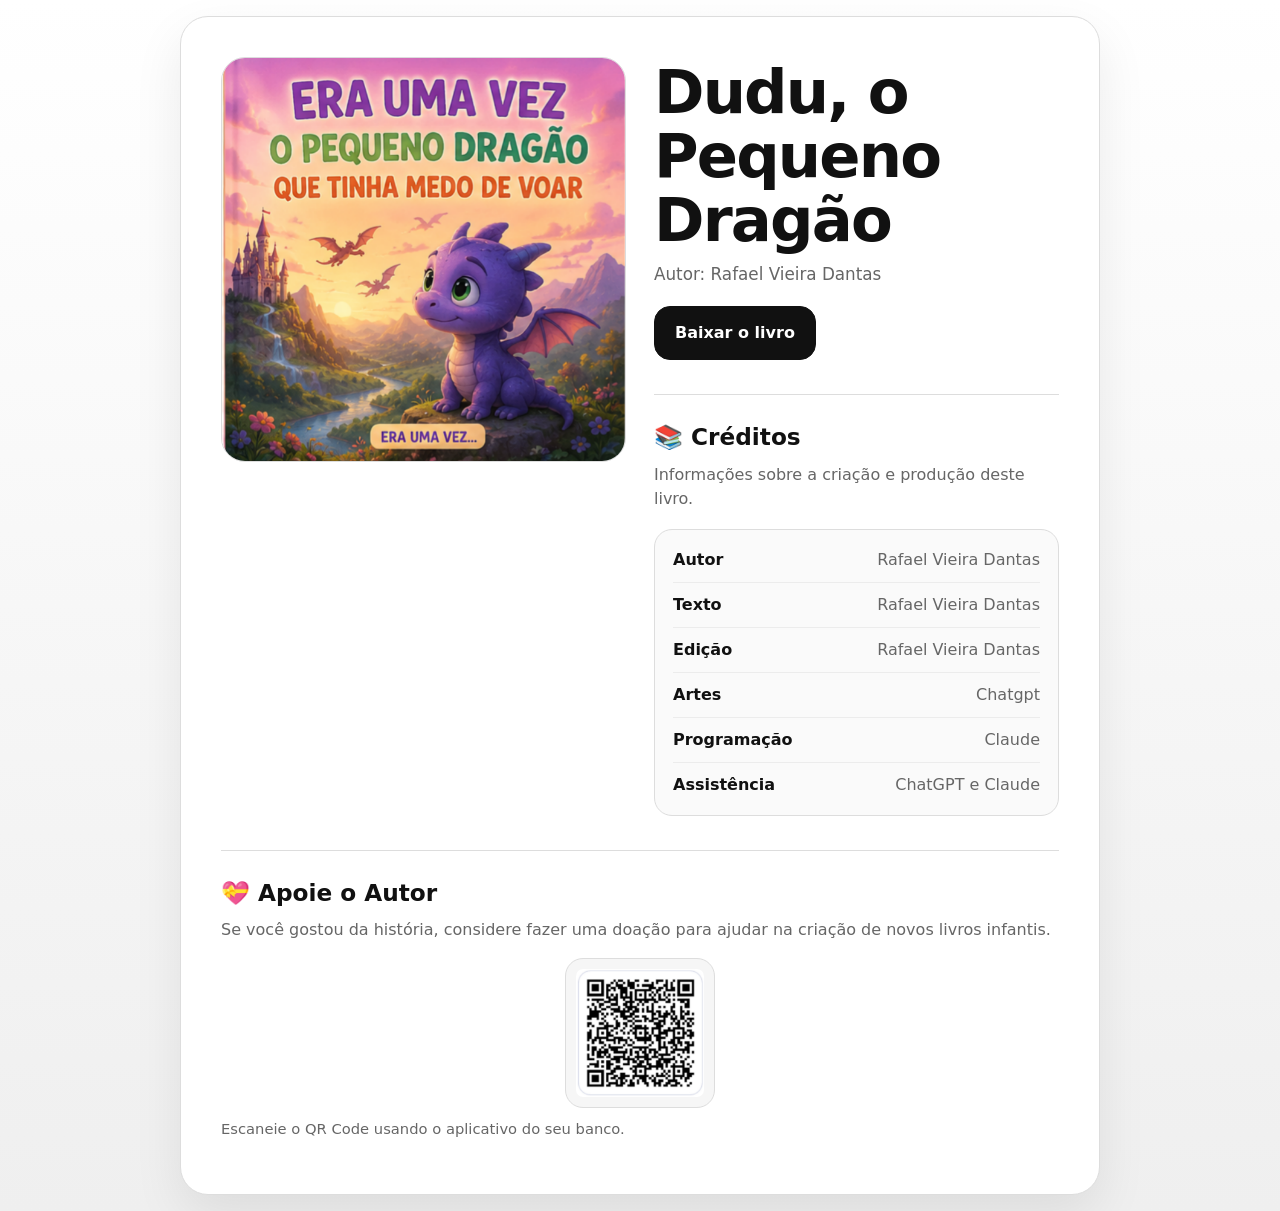
<file: index.html>
<!doctype html>
<html lang="pt-BR">
<head>
  <meta charset="utf-8">
  <meta name="google-site-verification" content="uh8jafAsMao2-vveN2JFBHPIWizN3IQUHyFq8TJQseo" />
  <meta name="viewport" content="width=device-width, initial-scale=1">
  <meta name="description" content="Livro infantil digital 'Dudu, o Pequeno Dragão'.">
  <meta name="theme-color" content="#111111">
  <meta property="og:title" content="Dudu, o Pequeno Dragão">
  <meta property="og:description" content="Livro infantil digital com download direto.">
  <meta property="og:type" content="website">
  <meta property="og:image" content="assets/cover.png">
  <title>Dudu, o Pequeno Dragão</title>
  <link rel="icon" href="favicon.svg" type="image/svg+xml">

  <style>
    :root{
      --bg:#efefef;
      --card:#ffffff;
      --text:#111111;
      --muted:#666666;
      --line:#dddddd;
      --shadow:0 20px 50px rgba(0,0,0,.08);
      --radius:28px;
    }

    *{box-sizing:border-box}
    html{scroll-behavior:smooth}
    body{
      margin:0;
      font-family:Inter,system-ui,-apple-system,Segoe UI,Roboto,Arial,sans-serif;
      background:linear-gradient(180deg,#ffffff 0%, #efefef 100%);
      color:var(--text);
      line-height:1.5;
    }

    img{max-width:100%; display:block}

    .wrap{
      min-height:100vh;
      display:grid;
      place-items:center;
      padding:16px;
    }

    .card{
      width:min(920px,100%);
      background:var(--card);
      border:1px solid var(--line);
      border-radius:var(--radius);
      box-shadow:var(--shadow);
      padding:clamp(16px,4vw,40px);
    }

    .layout{
      display:grid;
      grid-template-columns:repeat(2,minmax(0,1fr));
      gap:28px;
      align-items:start;
    }

    .cover{
      width:100%;
      max-width:460px;
      margin:0 auto;
    }

    .cover img{
      width:100%;
      aspect-ratio:1/1;
      object-fit:cover;
      border-radius:24px;
      border:1px solid var(--line);
      background:#f0f0f0;
    }

    .content{
      text-align:left;
      padding-top:4px;
    }

    h1{
      margin:0 0 10px;
      font-size:clamp(1.9rem,5vw,3.8rem);
      line-height:1.05;
      letter-spacing:-.03em;
    }

    .author{
      font-size:1.05rem;
      margin:0 0 18px;
      color:var(--muted);
    }

    .btn{
      display:inline-flex;
      align-items:center;
      justify-content:center;
      gap:10px;
      padding:14px 20px;
      border-radius:16px;
      text-decoration:none;
      font-weight:700;
      border:1px solid #111111;
      background:#111111;
      color:#ffffff;
      transition:transform .2s ease, opacity .2s ease;
      cursor:pointer;
      width:auto;
    }

    .btn:hover{
      transform:translateY(-1px);
      opacity:.95;
    }

    .credits,
    .donation{
      margin-top:34px;
      padding-top:28px;
      border-top:1px solid var(--line);
    }

    .credits h2,
    .donation h2{
      margin:0 0 12px;
      font-size:1.45rem;
      line-height:1.2;
    }

    .credits p,
    .donation p{
      margin:0 0 14px;
      color:var(--muted);
    }

    .credits-list{
      display:grid;
      gap:10px;
      margin-top:18px;
      padding:18px;
      border:1px solid var(--line);
      border-radius:18px;
      background:#fafafa;
    }

    .credit-item{
      display:flex;
      justify-content:space-between;
      gap:16px;
      border-bottom:1px solid #ececec;
      padding-bottom:10px;
    }

    .credit-item:last-child{
      border-bottom:none;
      padding-bottom:0;
    }

    .credit-label{
      font-weight:700;
    }

    .credit-value{
      color:var(--muted);
      text-align:right;
    }

    .qr{
      display:block;
      width:min(150px, 100%);
      height:auto;
      margin:16px auto 10px;
      border-radius:18px;
      border:1px solid var(--line);
      background:#f6f6f6;
      padding:10px;
    }

    .small{
      font-size:.92rem;
      color:#7a7a7a;
    }

    @media (max-width: 780px){
      .layout{
        grid-template-columns:1fr;
        gap:18px;
      }

      .content{text-align:center}
      .btn{width:100%}

      .credits h2,
      .donation h2{
        text-align:center;
      }

      .credits p,
      .donation p{
        text-align:center;
      }

      .credit-item{
        flex-direction:column;
        align-items:flex-start;
      }

      .credit-value{
        text-align:left;
      }

      .card{
        padding:16px;
      }
    }
  </style>
</head>
<body>
  <main class="wrap">
    <section class="card" aria-label="Página do livro">
      <div class="layout">
        <div class="cover">
          <img src="assets/cover.png" alt="Capa do livro Dudu, o Pequeno Dragão">
        </div>

        <div class="content">
          <h1>Dudu, o Pequeno Dragão</h1>
          <p class="author">Autor: Rafael Vieira Dantas</p>

          <a class="btn" href="assets/Dudu_O_Pequeno_Dragao.pdf" download>
            Baixar o livro
          </a>

          <div class="credits">
            <h2>📚 Créditos</h2>
            <p>Informações sobre a criação e produção deste livro.</p>

            <div class="credits-list">
              <div class="credit-item">
                <span class="credit-label">Autor</span>
                <span class="credit-value">Rafael Vieira Dantas</span>
              </div>

              <div class="credit-item">
                <span class="credit-label">Texto</span>
                <span class="credit-value">Rafael Vieira Dantas</span>
              </div>

              <div class="credit-item">
                <span class="credit-label">Edição</span>
                <span class="credit-value">Rafael Vieira Dantas</span>
              </div>

              <div class="credit-item">
                <span class="credit-label">Artes</span>
                <span class="credit-value">Chatgpt</span>
              </div>

              <div class="credit-item">
                <span class="credit-label">Programação</span>
                <span class="credit-value">Claude</span>
              </div>

              <div class="credit-item">
                <span class="credit-label">Assistência</span>
                <span class="credit-value">ChatGPT e Claude</span>
              </div>
            </div>
          </div>
        </div>
      </div>

      <div class="donation">
        <h2>💝 Apoie o Autor</h2>
        <p>
          Se você gostou da história, considere fazer uma doação para ajudar
          na criação de novos livros infantis.
        </p>

        <img src="assets/qr_code.png" alt="QR Code para doação" class="qr">

        <p class="small">
          Escaneie o QR Code usando o aplicativo do seu banco.
        </p>
      </div>
    </section>
  </main>
</body>
  </html>
</file>
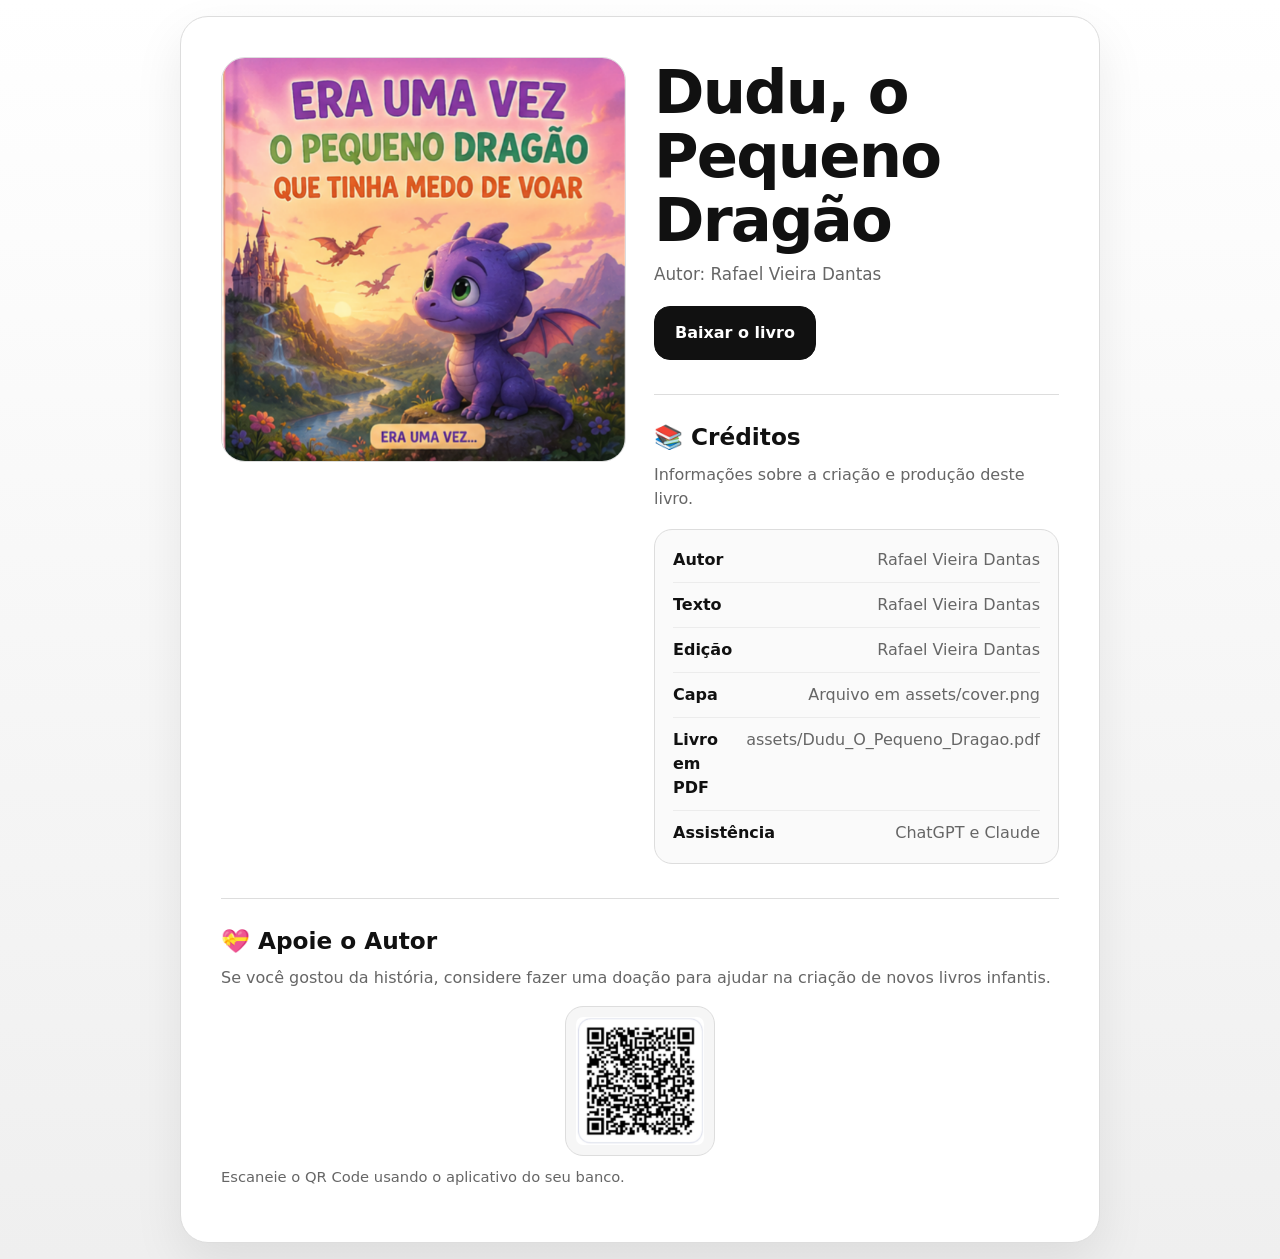
<file: inde.html>
<!doctype html>
<html lang="pt-BR">
<head>
  <meta charset="utf-8">
  <meta name="viewport" content="width=device-width, initial-scale=1">
  <meta name="description" content="Livro infantil digital 'Dudu, o Pequeno Dragão'.">
  <meta name="theme-color" content="#111111">
  <meta property="og:title" content="Dudu, o Pequeno Dragão">
  <meta property="og:description" content="Livro infantil digital com download direto.">
  <meta property="og:type" content="website">
  <meta property="og:image" content="assets/cover.png">
  <title>Dudu, o Pequeno Dragão</title>
  <link rel="icon" href="favicon.svg" type="image/svg+xml">

  <style>
    :root{
      --bg:#efefef;
      --card:#ffffff;
      --text:#111111;
      --muted:#666666;
      --line:#dddddd;
      --shadow:0 20px 50px rgba(0,0,0,.08);
      --radius:28px;
    }

    *{box-sizing:border-box}
    html{scroll-behavior:smooth}
    body{
      margin:0;
      font-family:Inter,system-ui,-apple-system,Segoe UI,Roboto,Arial,sans-serif;
      background:linear-gradient(180deg,#ffffff 0%, #efefef 100%);
      color:var(--text);
      line-height:1.5;
    }

    img{max-width:100%; display:block}

    .wrap{
      min-height:100vh;
      display:grid;
      place-items:center;
      padding:16px;
    }

    .card{
      width:min(920px,100%);
      background:var(--card);
      border:1px solid var(--line);
      border-radius:var(--radius);
      box-shadow:var(--shadow);
      padding:clamp(16px,4vw,40px);
    }

    .layout{
      display:grid;
      grid-template-columns:repeat(2,minmax(0,1fr));
      gap:28px;
      align-items:start;
    }

    .cover{
      width:100%;
      max-width:460px;
      margin:0 auto;
    }

    .cover img{
      width:100%;
      aspect-ratio:1/1;
      object-fit:cover;
      border-radius:24px;
      border:1px solid var(--line);
      background:#f0f0f0;
    }

    .content{
      text-align:left;
      padding-top:4px;
    }

    h1{
      margin:0 0 10px;
      font-size:clamp(1.9rem,5vw,3.8rem);
      line-height:1.05;
      letter-spacing:-.03em;
    }

    .author{
      font-size:1.05rem;
      margin:0 0 18px;
      color:var(--muted);
    }

    .btn{
      display:inline-flex;
      align-items:center;
      justify-content:center;
      gap:10px;
      padding:14px 20px;
      border-radius:16px;
      text-decoration:none;
      font-weight:700;
      border:1px solid #111111;
      background:#111111;
      color:#ffffff;
      transition:transform .2s ease, opacity .2s ease;
      cursor:pointer;
      width:auto;
    }

    .btn:hover{
      transform:translateY(-1px);
      opacity:.95;
    }

    .credits,
    .donation{
      margin-top:34px;
      padding-top:28px;
      border-top:1px solid var(--line);
    }

    .credits h2,
    .donation h2{
      margin:0 0 12px;
      font-size:1.45rem;
      line-height:1.2;
    }

    .credits p,
    .donation p{
      margin:0 0 14px;
      color:var(--muted);
    }

    .credits-list{
      display:grid;
      gap:10px;
      margin-top:18px;
      padding:18px;
      border:1px solid var(--line);
      border-radius:18px;
      background:#fafafa;
    }

    .credit-item{
      display:flex;
      justify-content:space-between;
      gap:16px;
      border-bottom:1px solid #ececec;
      padding-bottom:10px;
    }

    .credit-item:last-child{
      border-bottom:none;
      padding-bottom:0;
    }

    .credit-label{
      font-weight:700;
    }

    .credit-value{
      color:var(--muted);
      text-align:right;
    }

    .qr{
      display:block;
      width:min(150px, 100%);
      height:auto;
      margin:16px auto 10px;
      border-radius:18px;
      border:1px solid var(--line);
      background:#f6f6f6;
      padding:10px;
    }

    .small{
      font-size:.92rem;
      color:#7a7a7a;
    }

    @media (max-width: 780px){
      .layout{
        grid-template-columns:1fr;
        gap:18px;
      }

      .content{text-align:center}
      .btn{width:100%}

      .credits h2,
      .donation h2{
        text-align:center;
      }

      .credits p,
      .donation p{
        text-align:center;
      }

      .credit-item{
        flex-direction:column;
        align-items:flex-start;
      }

      .credit-value{
        text-align:left;
      }

      .card{
        padding:16px;
      }
    }
  </style>
</head>
<body>
  <main class="wrap">
    <section class="card" aria-label="Página do livro">
      <div class="layout">
        <div class="cover">
          <img src="assets/cover.png" alt="Capa do livro Dudu, o Pequeno Dragão">
        </div>

        <div class="content">
          <h1>Dudu, o Pequeno Dragão</h1>
          <p class="author">Autor: Rafael Vieira Dantas</p>

          <a class="btn" href="assets/Dudu_O_Pequeno_Dragao.pdf" download>
            Baixar o livro
          </a>

          <div class="credits">
            <h2>📚 Créditos</h2>
            <p>Informações sobre a criação e produção deste livro.</p>

            <div class="credits-list">
              <div class="credit-item">
                <span class="credit-label">Autor</span>
                <span class="credit-value">Rafael Vieira Dantas</span>
              </div>

              <div class="credit-item">
                <span class="credit-label">Texto</span>
                <span class="credit-value">Rafael Vieira Dantas</span>
              </div>

              <div class="credit-item">
                <span class="credit-label">Edição</span>
                <span class="credit-value">Rafael Vieira Dantas</span>
              </div>

              <div class="credit-item">
                <span class="credit-label">Capa</span>
                <span class="credit-value">Arquivo em assets/cover.png</span>
              </div>

              <div class="credit-item">
                <span class="credit-label">Livro em PDF</span>
                <span class="credit-value">assets/Dudu_O_Pequeno_Dragao.pdf</span>
              </div>

              <div class="credit-item">
                <span class="credit-label">Assistência</span>
                <span class="credit-value">ChatGPT e Claude</span>
              </div>
            </div>
          </div>
        </div>
      </div>

      <div class="donation">
        <h2>💝 Apoie o Autor</h2>
        <p>
          Se você gostou da história, considere fazer uma doação para ajudar
          na criação de novos livros infantis.
        </p>

        <img src="assets/qr_code.png" alt="QR Code para doação" class="qr">

        <p class="small">
          Escaneie o QR Code usando o aplicativo do seu banco.
        </p>
      </div>
    </section>
  </main>
</body>
  </html>
</file>
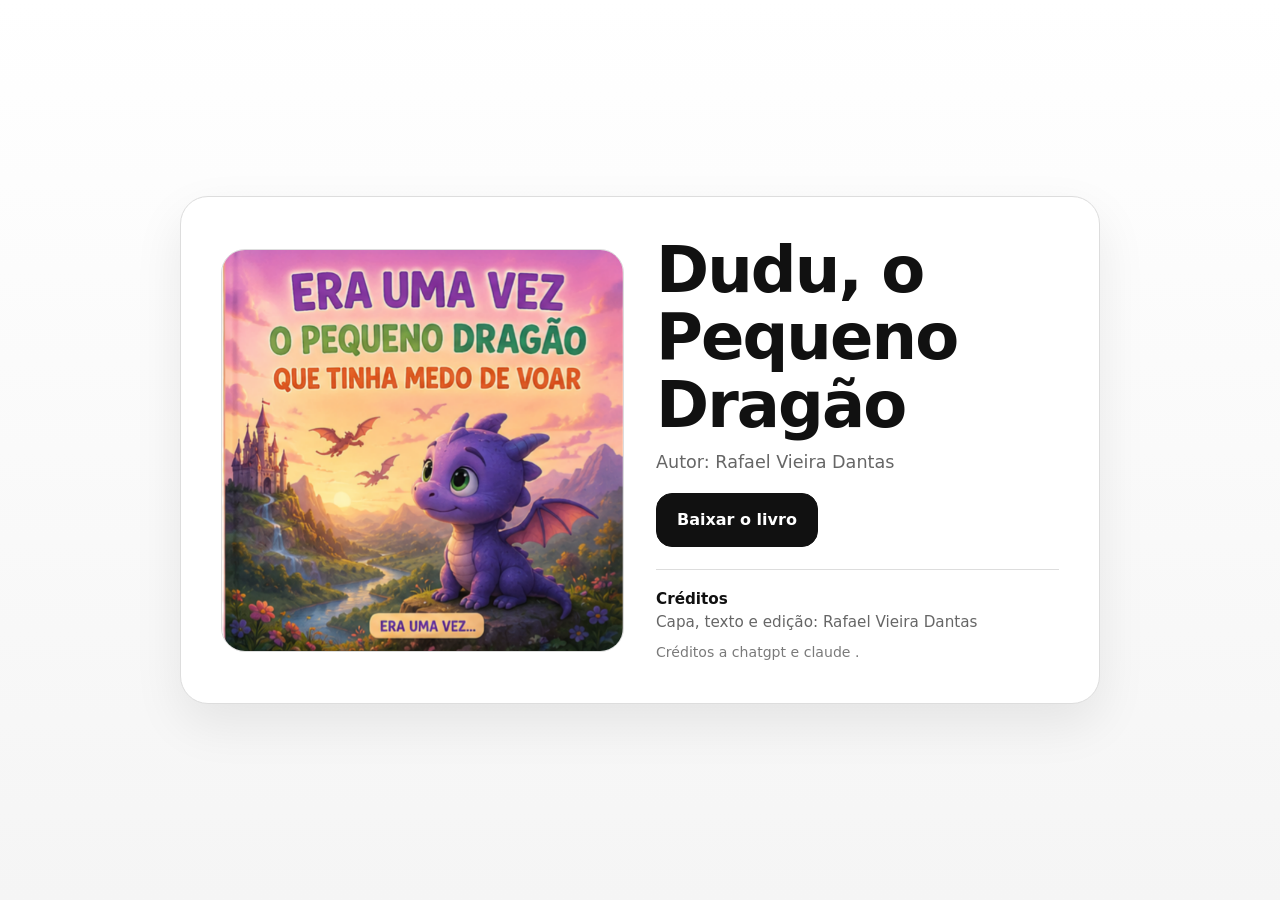
<file: index-.html>
<!doctype html>
<html lang="pt-BR">
<head>
  <meta charset="utf-8">
  <meta name="viewport" content="width=device-width, initial-scale=1">
  <meta name="description" content="livro infantil digital 'Dudu, o Pequeno Dragão'.">
  <meta name="theme-color" content="#111111">
  <meta property="og:title" content="Dudu, o Pequeno Dragão">
  <meta property="og:description" content="Livro infantil digital com download direto.">
  <meta property="og:type" content="website">
  <meta property="og:image" content="assets/cover.png">
  <title>Dudu, o Pequeno Dragão</title>
  <link rel="icon" href="favicon.svg" type="image/svg+xml">
  <style>
    :root{
      --bg:#f5f5f5;
      --card:#ffffff;
      --text:#111111;
      --muted:#666666;
      --line:#dddddd;
      --shadow:0 20px 50px rgba(0,0,0,.08);
      --radius:28px;
    }
    *{box-sizing:border-box}
    html{scroll-behavior:smooth}
    body{
      margin:0;
      font-family:Inter,system-ui,-apple-system,Segoe UI,Roboto,Arial,sans-serif;
      background:linear-gradient(180deg,#ffffff 0%, #f5f5f5 100%);
      color:var(--text);
      line-height:1.5;
    }
    .wrap{
      min-height:100vh;
      display:grid;
      place-items:center;
      padding:24px;
    }
    .card{
      width:min(920px,100%);
      background:var(--card);
      border:1px solid var(--line);
      border-radius:var(--radius);
      box-shadow:var(--shadow);
      padding:clamp(20px,4vw,40px);
    }
    .layout{
      display:grid;
      grid-template-columns:repeat(2,minmax(0,1fr));
      gap:32px;
      align-items:center;
    }
    .cover{
      width:100%;
      max-width:420px;
      margin:0 auto;
    }
    .cover img{
      width:100%;
      display:block;
      aspect-ratio:1/1;
      object-fit:cover;
      border-radius:24px;
      border:1px solid var(--line);
      background:#f0f0f0;
    }
    .content{
      text-align:left;
    }
    h1{
      margin:0 0 10px;
      font-size:clamp(2rem,5vw,4rem);
      line-height:1.05;
      letter-spacing:-.03em;
    }
    .author{
      font-size:1.1rem;
      margin:0 0 18px;
      color:var(--muted);
    }
    .btn{
      display:inline-flex;
      align-items:center;
      justify-content:center;
      gap:10px;
      padding:14px 20px;
      border-radius:16px;
      text-decoration:none;
      font-weight:700;
      border:1px solid #111111;
      background:#111111;
      color:#ffffff;
      transition:transform .2s ease, opacity .2s ease;
    }
    .btn:hover{transform:translateY(-1px);opacity:.95}
    .credits{
      margin-top:22px;
      padding-top:18px;
      border-top:1px solid var(--line);
      color:var(--muted);
      font-size:.95rem;
    }
    .credits strong{color:var(--text)}
    .fine{
      margin-top:8px;
      color:#7a7a7a;
      font-size:.88rem;
    }
    @media (max-width: 780px){
      .layout{grid-template-columns:1fr;gap:22px}
      .content{text-align:center}
      .btn{width:100%}
    }
  </style>
</head>
<body>
  <main class="wrap">
    <section class="card" aria-label="Página do livro">
      <div class="layout">
        <div class="cover">
          <img src="assets/cover.png" alt="Capa do livro Dudu, o Pequeno Dragão">
        </div>

        <div class="content">
          <h1>Dudu, o Pequeno Dragão</h1>
          <p class="author">Autor: Rafael Vieira Dantas</p>
          <a class="btn" href="assets/Dudu_O_Pequeno_Dragao.pdf" download>Baixar o livro</a>

          <div class="credits">
            <strong>Créditos</strong><br>
            Capa, texto e edição: Rafael Vieira Dantas
            <div class="fine">Créditos a chatgpt e claude .</div>
          </div>
        </div>
      </div>
    </section>
  </main>
</body>
</html>
</file>
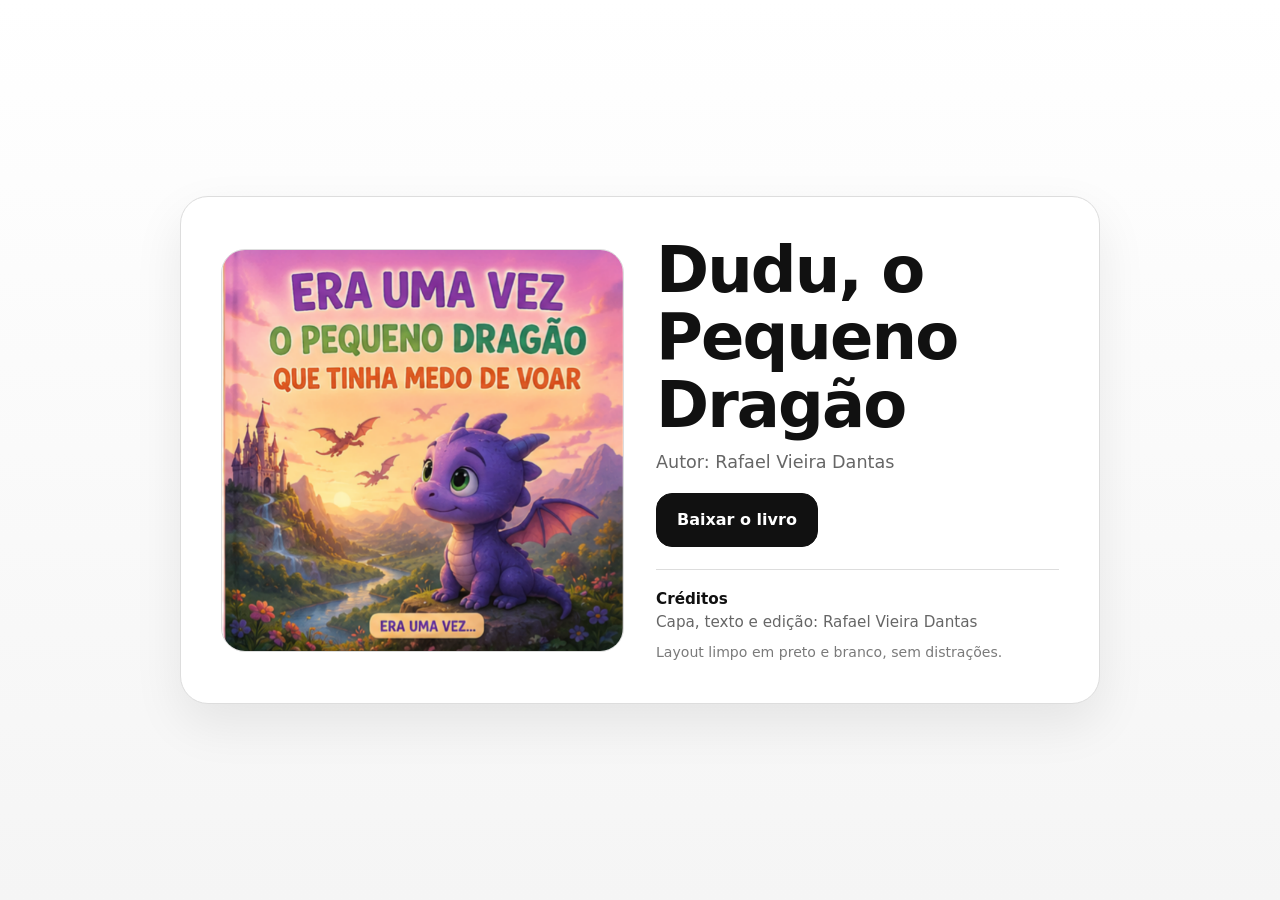
<file: index-1.html>
<!doctype html>
<html lang="pt-BR">
<head>
  <meta charset="utf-8">
  <meta name="viewport" content="width=device-width, initial-scale=1">
  <meta name="description" content="Página simples do livro infantil digital 'Dudu, o Pequeno Dragão'.">
  <meta name="theme-color" content="#111111">
  <meta property="og:title" content="Dudu, o Pequeno Dragão">
  <meta property="og:description" content="Livro infantil digital com download direto.">
  <meta property="og:type" content="website">
  <meta property="og:image" content="assets/cover.png">
  <title>Dudu, o Pequeno Dragão</title>
  <link rel="icon" href="favicon.svg" type="image/svg+xml">
  <style>
    :root{
      --bg:#f5f5f5;
      --card:#ffffff;
      --text:#111111;
      --muted:#666666;
      --line:#dddddd;
      --shadow:0 20px 50px rgba(0,0,0,.08);
      --radius:28px;
    }
    *{box-sizing:border-box}
    html{scroll-behavior:smooth}
    body{
      margin:0;
      font-family:Inter,system-ui,-apple-system,Segoe UI,Roboto,Arial,sans-serif;
      background:linear-gradient(180deg,#ffffff 0%, #f5f5f5 100%);
      color:var(--text);
      line-height:1.5;
    }
    .wrap{
      min-height:100vh;
      display:grid;
      place-items:center;
      padding:24px;
    }
    .card{
      width:min(920px,100%);
      background:var(--card);
      border:1px solid var(--line);
      border-radius:var(--radius);
      box-shadow:var(--shadow);
      padding:clamp(20px,4vw,40px);
    }
    .layout{
      display:grid;
      grid-template-columns:repeat(2,minmax(0,1fr));
      gap:32px;
      align-items:center;
    }
    .cover{
      width:100%;
      max-width:420px;
      margin:0 auto;
    }
    .cover img{
      width:100%;
      display:block;
      aspect-ratio:1/1;
      object-fit:cover;
      border-radius:24px;
      border:1px solid var(--line);
      background:#f0f0f0;
    }
    .content{
      text-align:left;
    }
    h1{
      margin:0 0 10px;
      font-size:clamp(2rem,5vw,4rem);
      line-height:1.05;
      letter-spacing:-.03em;
    }
    .author{
      font-size:1.1rem;
      margin:0 0 18px;
      color:var(--muted);
    }
    .btn{
      display:inline-flex;
      align-items:center;
      justify-content:center;
      gap:10px;
      padding:14px 20px;
      border-radius:16px;
      text-decoration:none;
      font-weight:700;
      border:1px solid #111111;
      background:#111111;
      color:#ffffff;
      transition:transform .2s ease, opacity .2s ease;
    }
    .btn:hover{transform:translateY(-1px);opacity:.95}
    .credits{
      margin-top:22px;
      padding-top:18px;
      border-top:1px solid var(--line);
      color:var(--muted);
      font-size:.95rem;
    }
    .credits strong{color:var(--text)}
    .fine{
      margin-top:8px;
      color:#7a7a7a;
      font-size:.88rem;
    }
    @media (max-width: 780px){
      .layout{grid-template-columns:1fr;gap:22px}
      .content{text-align:center}
      .btn{width:100%}
    }
  </style>
</head>
<body>
  <main class="wrap">
    <section class="card" aria-label="Página do livro">
      <div class="layout">
        <div class="cover">
          <img src="assets/cover.png" alt="Capa do livro Dudu, o Pequeno Dragão">
        </div>

        <div class="content">
          <h1>Dudu, o Pequeno Dragão</h1>
          <p class="author">Autor: Rafael Vieira Dantas</p>
          <a class="btn" href="assets/Dudu_O_Pequeno_Dragao.pdf" download>Baixar o livro</a>

          <div class="credits">
            <strong>Créditos</strong><br>
            Capa, texto e edição: Rafael Vieira Dantas
            <div class="fine">Layout limpo em preto e branco, sem distrações.</div>
          </div>
        </div>
      </div>
    </section>
  </main>
</body>
</html>
</file>
